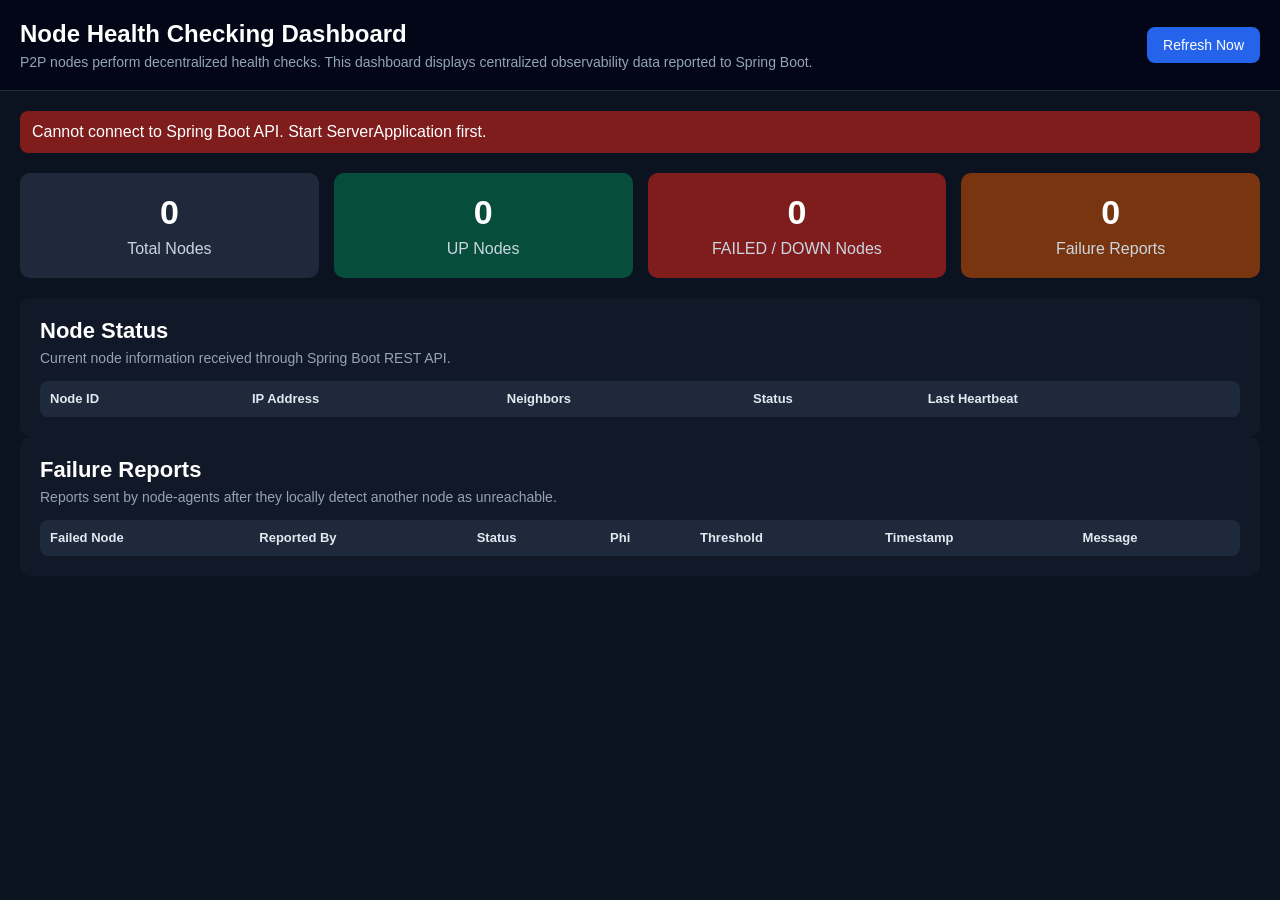
<file: ServerApplication/dashboard/index.html>
<!DOCTYPE html>
<html lang="en">

<head>
    <meta charset="UTF-8">
    <title>Node Health Checking Dashboard</title>
    <link rel="stylesheet" href="style.css">
</head>

<body>
    <header>
        <div>
            <h1>Node Health Checking Dashboard</h1>
            <p>
                P2P nodes perform decentralized health checks.
                This dashboard displays centralized observability data reported to Spring Boot.
            </p>
        </div>

        <button id="refreshButton">Refresh Now</button>
    </header>

    <div class="container">

        <div id="connectionStatus" class="connection-status">
            Connecting to Spring Boot API...
        </div>

        <div id="alertBox" class="alert hidden"></div>

        <section class="cards">
            <div class="card">
                <h2 id="totalNodes">0</h2>
                <p>Total Nodes</p>
            </div>

            <div class="card green">
                <h2 id="upNodes">0</h2>
                <p>UP Nodes</p>
            </div>

            <div class="card red">
                <h2 id="failedNodes">0</h2>
                <p>FAILED / DOWN Nodes</p>
            </div>

            <div class="card orange">
                <h2 id="failureReports">0</h2>
                <p>Failure Reports</p>
            </div>
        </section>

        <section class="panel">
            <div class="panel-header">
                <h2>Node Status</h2>
                <p>
                    Current node information received through Spring Boot REST API.
                </p>
            </div>

            <table>
                <thead>
                    <tr>
                        <th>Node ID</th>
                        <th>IP Address</th>
                        <th>Neighbors</th>
                        <th>Status</th>
                        <th>Last Heartbeat</th>
                    </tr>
                </thead>

                <tbody id="nodeTable"></tbody>
            </table>
        </section>

        <section class="panel">
            <div class="panel-header">
                <h2>Failure Reports</h2>
                <p>
                    Reports sent by node-agents after they locally detect another node as unreachable.
                </p>
            </div>

            <table>
                <thead>
                    <tr>
                        <th>Failed Node</th>
                        <th>Reported By</th>
                        <th>Status</th>
                        <th>Phi</th>
                        <th>Threshold</th>
                        <th>Timestamp</th>
                        <th>Message</th>
                    </tr>
                </thead>

                <tbody id="failureReportTable"></tbody>
            </table>
        </section>

    </div>

    <script src="app.js"></script>
</body>

</html>
</file>
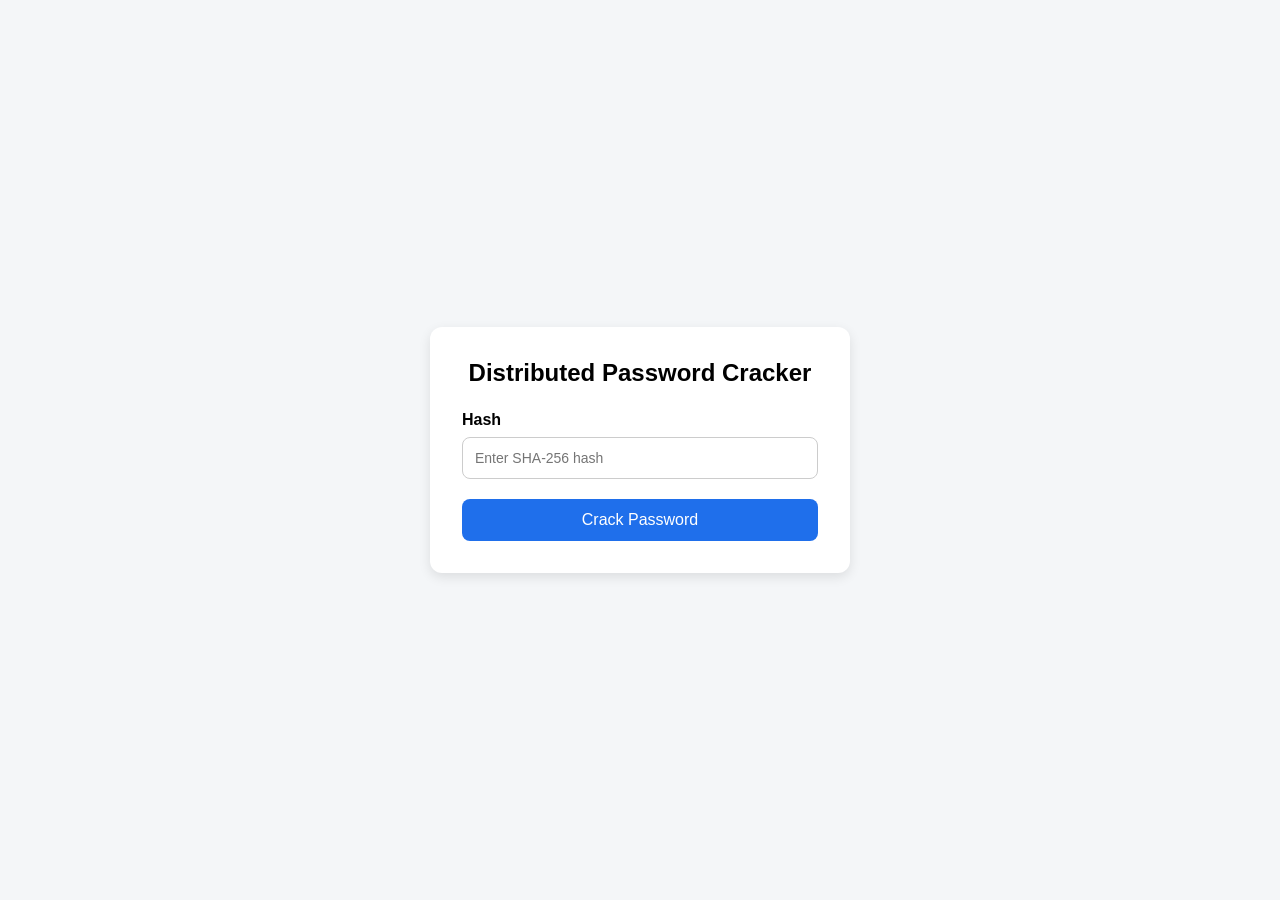
<file: ServerApplication/crackDashboard/crack.html>
<!DOCTYPE html>
<html lang="en">

<head>
    <meta charset="UTF-8" />
    <meta name="viewport" content="width=device-width, initial-scale=1.0" />

    <title>Password Cracker</title>

    <style>
        * {
            box-sizing: border-box;
        }

        body {
            margin: 0;
            padding: 0;
            font-family: Arial, sans-serif;
            background: #f4f6f8;

            display: flex;
            justify-content: center;
            align-items: center;

            height: 100vh;
        }

        .container {

            width: 420px;

            background: white;

            padding: 32px;

            border-radius: 12px;

            box-shadow:
                0 4px 12px rgba(0, 0, 0, 0.1);
        }

        h1 {
            margin-top: 0;
            margin-bottom: 24px;

            font-size: 24px;
            text-align: center;
        }

        label {
            display: block;
            margin-bottom: 8px;
            font-weight: bold;
        }

        input {

            width: 100%;

            padding: 12px;

            border: 1px solid #ccc;

            border-radius: 8px;

            font-size: 14px;

            margin-bottom: 20px;
        }

        button {

            width: 100%;

            padding: 12px;

            border: none;

            border-radius: 8px;

            background: #1f6feb;

            color: white;

            font-size: 16px;

            cursor: pointer;
        }

        button:hover {
            opacity: 0.9;
        }

        .result {

            margin-top: 24px;

            padding: 16px;

            border-radius: 8px;

            background: #f0f3f6;

            display: none;
        }

        .loading {

            margin-top: 16px;

            text-align: center;

            display: none;
        }
    </style>
</head>

<body>

    <div class="container">

        <h1>Distributed Password Cracker</h1>

        <label for="hashInput">
            Hash
        </label>

        <input id="hashInput" type="text" placeholder="Enter SHA-256 hash" />

        <button onclick="crackPassword()">
            Crack Password
        </button>

        <div id="loading" class="loading">
            Cracking password...
        </div>

        <div id="result" class="result">
        </div>

    </div>

    <script>
        const DASHBOARD_URL = window.location.protocol === "file:"
            ? "http://localhost:6789/api"
            : `${window.location.protocol}//${window.location.hostname}:6789/api`;
        const CRACK_PASSWORD_API = `${DASHBOARD_URL}/crack-password`;

        async function crackPassword() {

            const hashInput =
                document.getElementById("hashInput");

            const resultDiv =
                document.getElementById("result");

            const loadingDiv =
                document.getElementById("loading");

            const hash =
                hashInput.value.trim();

            if (!hash) {
                alert("Please enter a hash");
                return;
            }

            resultDiv.style.display = "none";
            loadingDiv.style.display = "block";

            try {

                const response = await fetch(CRACK_PASSWORD_API, {
                    method: "POST",
                    headers: {
                        "Content-Type": "application/json"
                    },
                    body: JSON.stringify({
                        hash: hash
                    })
                });

                if (!response.ok) {
                    throw new Error(`Server returned HTTP ${response.status}`);
                }

                const data = await response.json();

                loadingDiv.style.display = "none";
                resultDiv.style.display = "block";

                if (data.success) {

                    resultDiv.innerHTML = `
                <h3>Password Found</h3>

                <p><strong>Password:</strong> ${data.password}</p>
                <p><strong>Time:</strong> ${data.timeTaken} ms</p>
            `;

                } else {

                    resultDiv.innerHTML = `
                <h3>Password Not Found</h3>
                <p>${data.message}</p>
            `;
                }

            } catch (error) {

                loadingDiv.style.display = "none";
                resultDiv.style.display = "block";

                resultDiv.innerHTML = `
            <h3>Error</h3>
            <p>${error.message}</p>
        `;
            }
        }

    </script>

</body>

</html>
</file>
<file: ServerApplication/dashboard/style.css>
body {
    margin: 0;
    font-family: Arial, sans-serif;
    background: #0b1220;
    color: white;
}

header {
    display: flex;
    justify-content: space-between;
    align-items: center;
    gap: 16px;
    padding: 20px;
    background: #020617;
    border-bottom: 1px solid #1e293b;
}

header h1 {
    margin: 0;
    font-size: 24px;
}

header p {
    margin: 6px 0 0 0;
    color: #94a3b8;
    font-size: 14px;
}

button {
    border: none;
    border-radius: 8px;
    padding: 10px 16px;
    background: #2563eb;
    color: white;
    font-size: 14px;
    cursor: pointer;
}

button:hover {
    background: #1d4ed8;
}

.container {
    padding: 20px;
}

.connection-status {
    padding: 12px;
    margin-bottom: 20px;
    border-radius: 8px;
    background: #1e293b;
    color: #cbd5e1;
}

.connection-status.connected {
    background: #064e3b;
    color: white;
}

.connection-status.partial {
    background: #78350f;
    color: white;
}

.connection-status.disconnected {
    background: #7f1d1d;
    color: white;
}

.alert {
    padding: 15px;
    margin-bottom: 15px;
    border-radius: 8px;
    background: #7f1d1d;
    color: white;
}

.hidden {
    display: none;
}

.cards {
    display: grid;
    grid-template-columns: repeat(4, 1fr);
    gap: 15px;
    margin-bottom: 20px;
}

.card {
    padding: 20px;
    border-radius: 10px;
    background: #1e293b;
    text-align: center;
}

.card h2 {
    margin: 0;
    font-size: 34px;
}

.card p {
    margin: 8px 0 0 0;
    color: #cbd5e1;
}

.card.green {
    background: #064e3b;
}

.card.orange {
    background: #78350f;
}

.card.red {
    background: #7f1d1d;
}

.card.blue {
    background: #1e3a8a;
}

.panel {
    background: #111827;
    border-radius: 10px;
    padding: 20px;
}

.panel-header {
    margin-bottom: 15px;
}

.panel-header h2 {
    margin: 0;
    font-size: 22px;
}

.panel-header p {
    margin: 6px 0 0 0;
    color: #94a3b8;
    font-size: 14px;
}

table {
    width: 100%;
    border-collapse: collapse;
    background: #0f172a;
    border-radius: 8px;
    overflow: hidden;
}

th {
    background: #1e293b;
    color: #e2e8f0;
    font-size: 13px;
}

td,
th {
    padding: 10px;
    text-align: left;
    border-bottom: 1px solid #1e293b;
    vertical-align: top;
}

tr:hover {
    background: #334155;
}

.status-up {
    color: #22c55e;
    font-weight: bold;
}

.status-warning {
    color: #f59e0b;
    font-weight: bold;
}

.status-down {
    color: #ef4444;
    font-weight: bold;
}

.status-unknown {
    color: #94a3b8;
    font-weight: bold;
}

.selected-row {
    background: #1d4ed8 !important;
}

.message-cell {
    max-width: 420px;
    word-break: break-word;
    color: #cbd5e1;
}

.empty-table {
    text-align: center;
    color: #94a3b8;
    padding: 30px;
}

@media (max-width: 1000px) {
    .cards {
        grid-template-columns: repeat(2, 1fr);
    }

    header {
        flex-direction: column;
        align-items: flex-start;
    }
}

@media (max-width: 650px) {
    .cards {
        grid-template-columns: 1fr;
    }

    table {
        font-size: 12px;
    }
}
</file>
